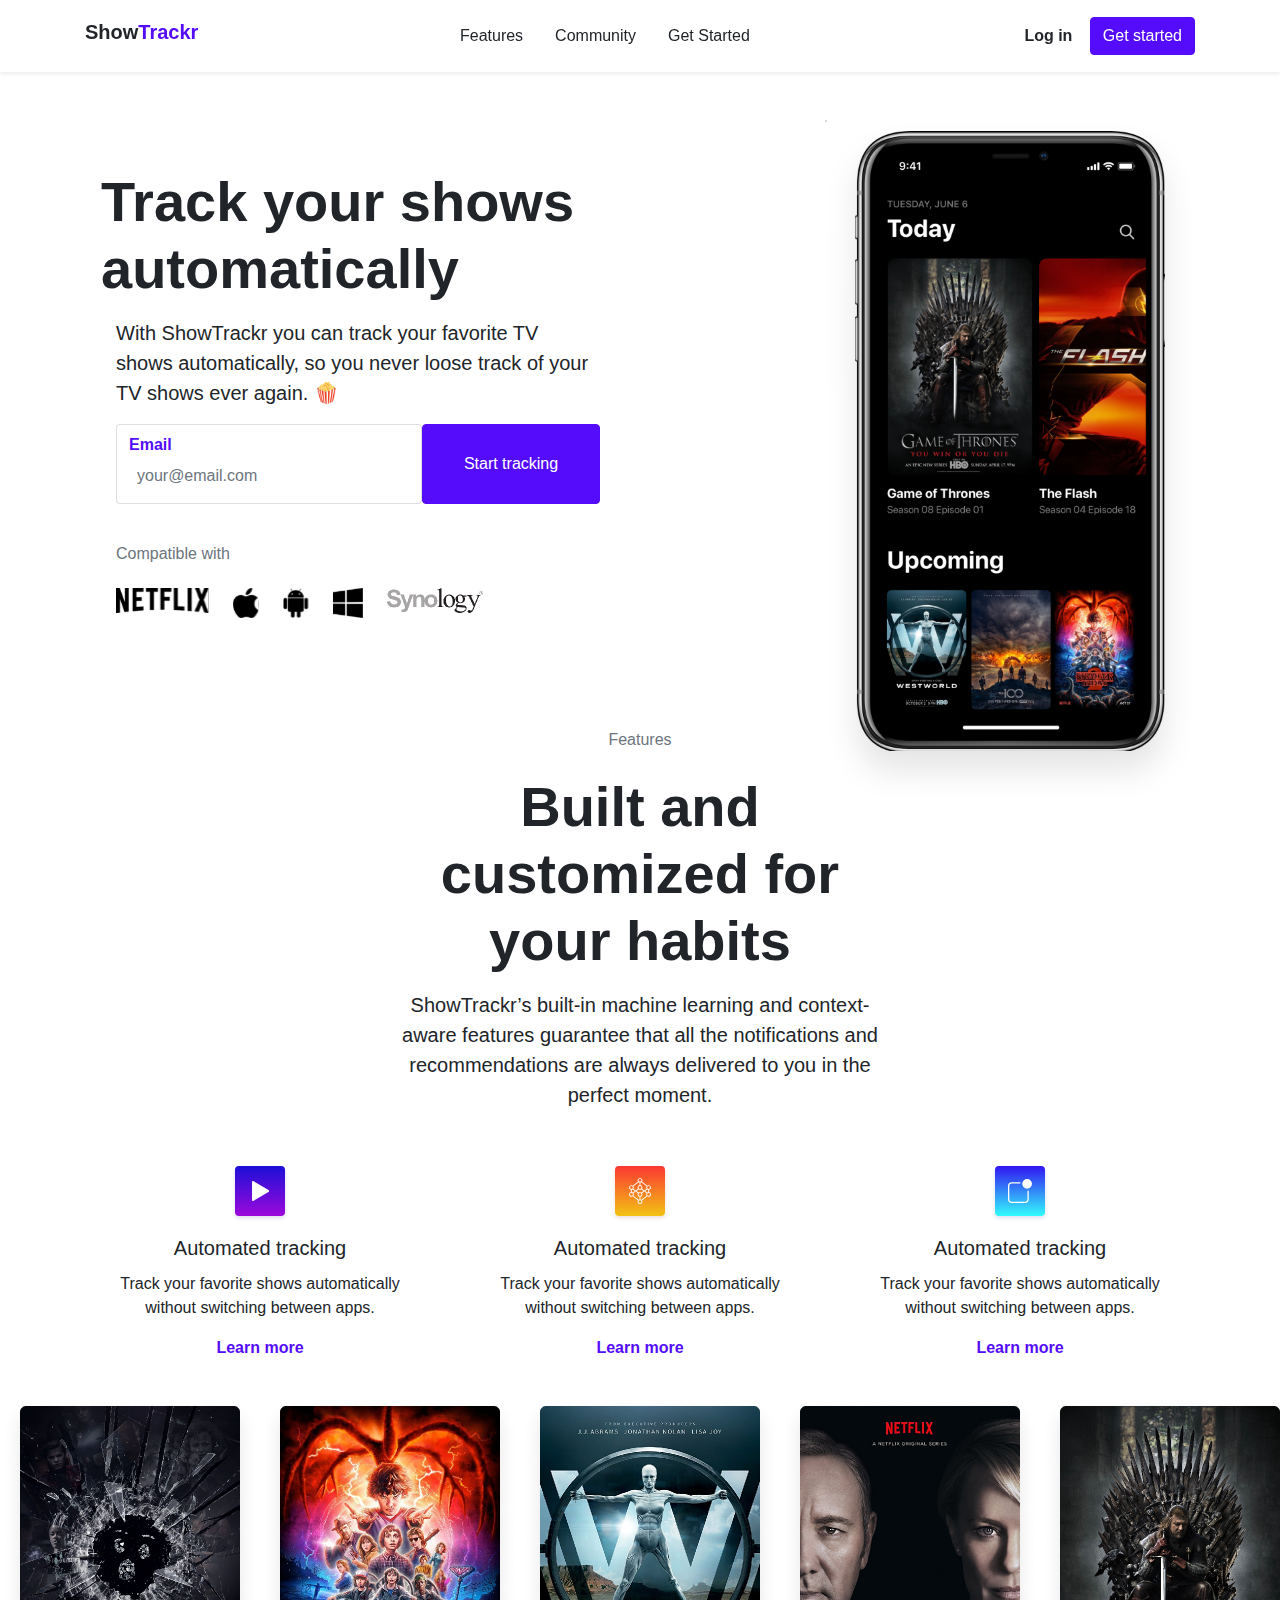
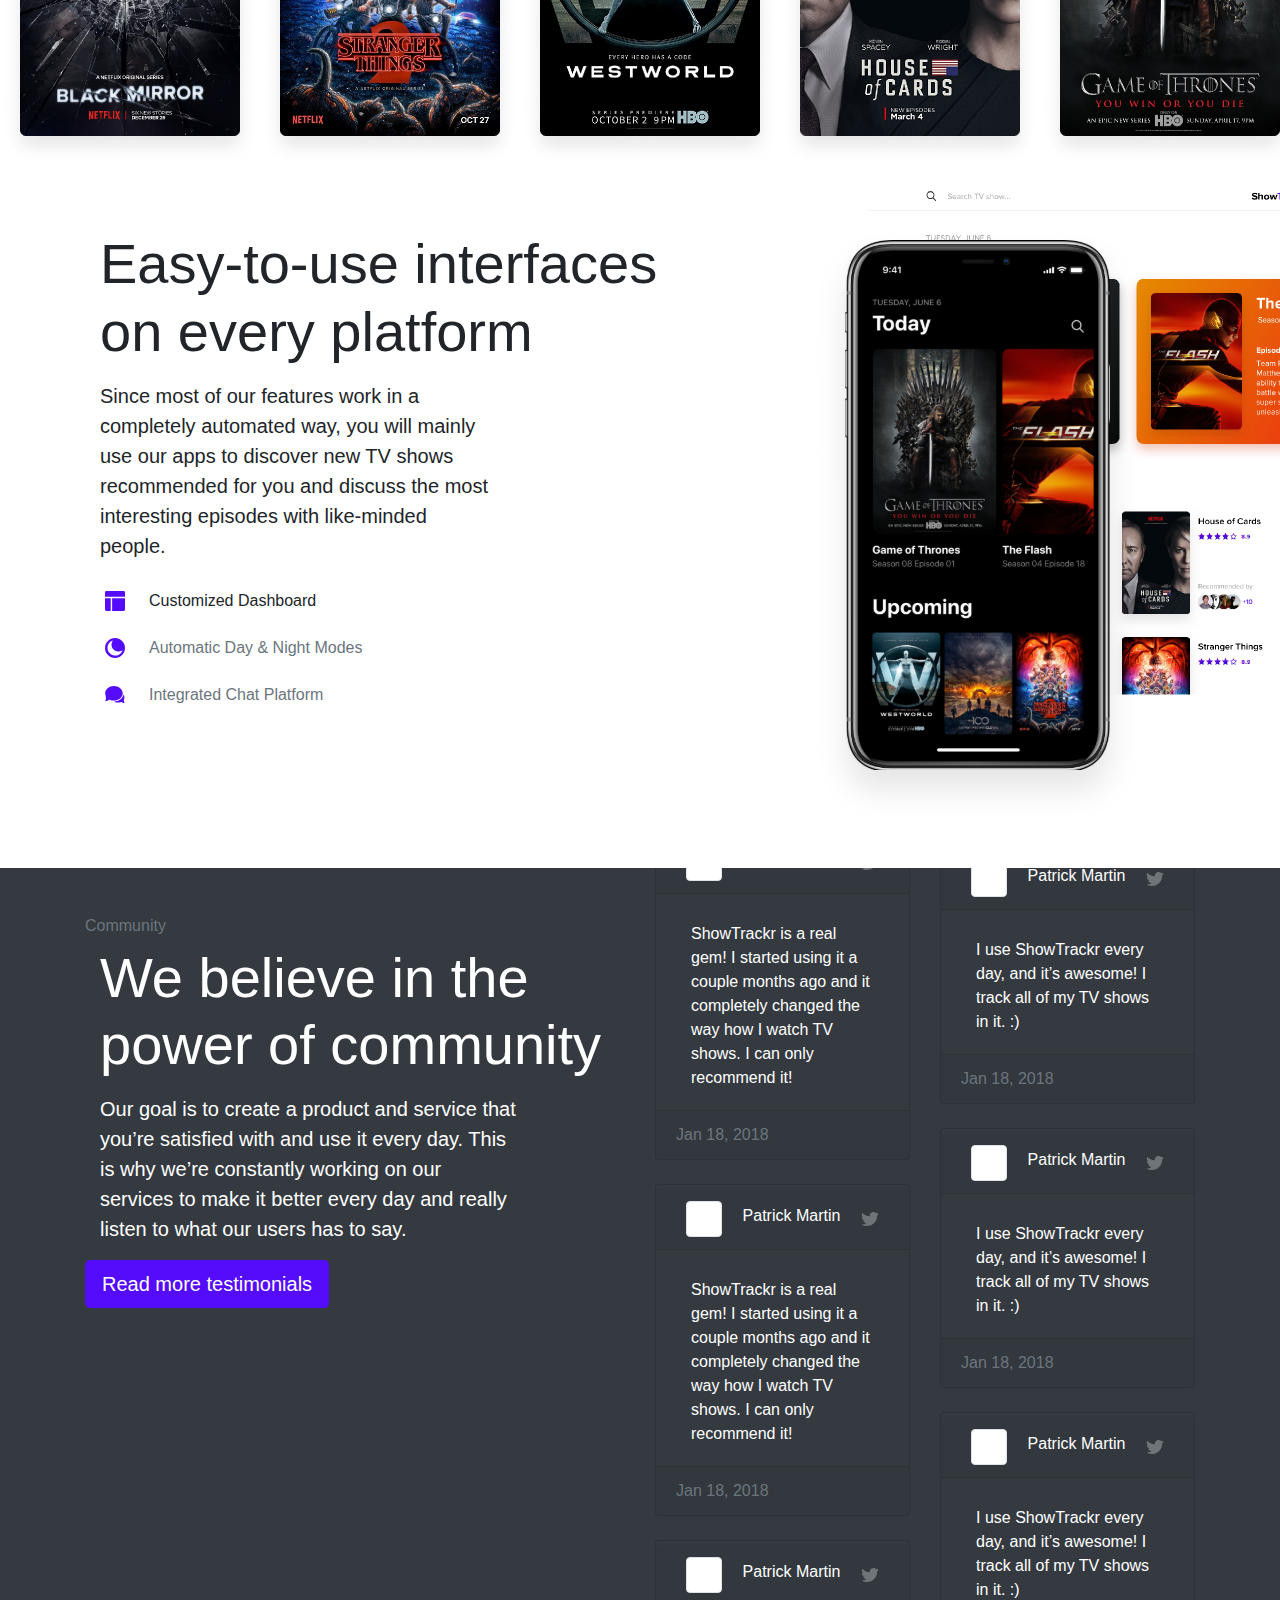
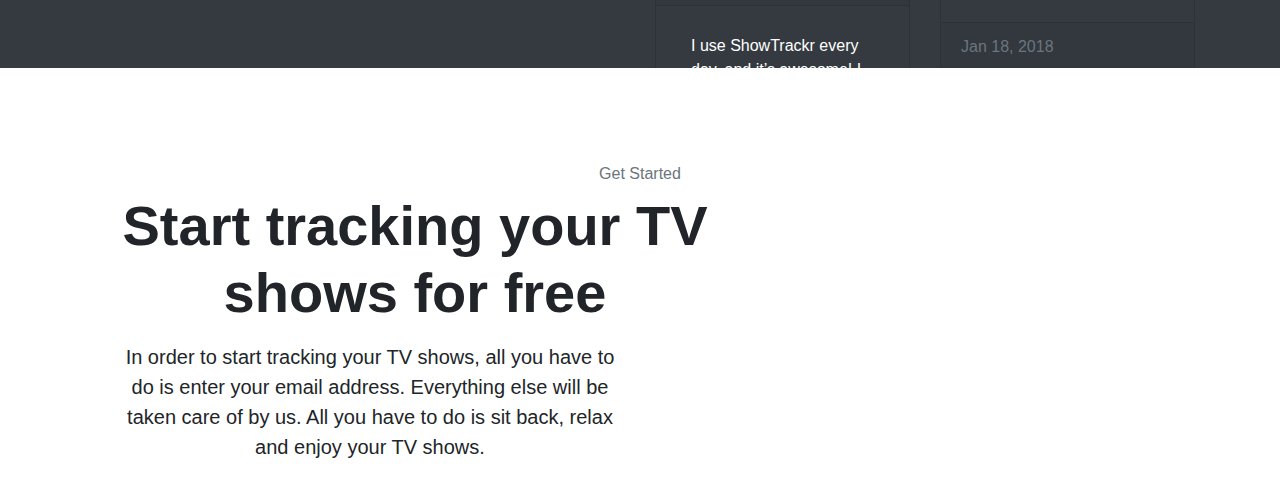
<file: index-2.html>
<!DOCTYPE html>
<html lang="en">
<head>
    <meta charset="UTF-8">
    <title>Title</title>
    <meta name="viewport" content="width=device-width, initial-scale=1.0">
    <link rel="stylesheet" href="https://stackpath.bootstrapcdn.com/bootstrap/4.3.1/css/bootstrap.min.css"
          integrity="sha384-ggOyR0iXCbMQv3Xipma34MD+dH/1fQ784/j6cY/iJTQUOhcWr7x9JvoRxT2MZw1T" crossorigin="anonymous">
    <link rel="stylesheet" href="css/output.css">
</head>
<body>
<header class="sticky-top py-1 flex-md-row fixed-top  shadow-sm p-3 bg-white ">
    <div class=" container d-flex flex-md-row p-9 justify-content-between align-items-center">
        <h5 class="font-weight-bold">
            Show<b class="text-primary">Trackr</b>
        </h5>
        <ul class="nav d-none d-md-flex d-lg-flex">
            <li class="nav-item">
                <a class="nav-link text-body" href="#">Features</a>
            </li>
            <li class="nav-item">
                <a class="nav-link text-body" href="#">Community</a>
            </li>
            <li class="nav-item">
                <a class="nav-link text-body" href="#">Get Started</a>
            </li>
        </ul>
        <div class="">
            <a href="#" class="btn font-weight-bold">Log in</a>
            <a href="#" class="btn btn-primary">Get started</a>
        </div>
    </div>
</header>

<div class="row container position-relative pt-5  m-auto ">
    <div class="col-lg-7 col-md-7 col-sm-12  pl-3 ">
        <h1 class="display-4 font-weight-bold pt-5 ">Track your shows automatically
        </h1>
        <p class="lead pt-2  col-10 ">With ShowTrackr you can track your favorite TV shows automatically,
            so you never loose track of your TV shows ever again. 🍿
        </p>
        <form action="" class="col-md-10 col-sm-12 d-flex justify-content-between flex-md-row">
            <div class="input-group justify-content-between flex-md-row">
                <label for="exampleInputEmail1" class=" flex-fill mb-0 flex-grow-1 card p-2">
                    <span class=" pl-1 px-1 text-primary font-weight-bold">Email</span>
                    <input type="email" class="form-control border-0" id="exampleInputEmail1"
                           aria-describedby="emailHelp" placeholder="your@email.com">
                </label>
                <button type="submit" class="btn btn-primary  mh-100 flex-grow-1" aria-describedby="emailHelp">
                    Start tracking
                </button>
            </div>
        </form>
        <div class="col-md-7 mt-4 box-shadow">
            <h6 class="pt-3  py-3 text-muted">Compatible with</h6>
            <ul class="list-group list-group-horizontal flex-fill  list-unstyled text-muted  mr-n1  ">
                <li class=" mr-4 ">
                    <img src="images/netflix.svg"  class=" " alt="">
                </li>
                <li class="mr-4">
                    <img src="images/apple.svg" alt="">
                </li>
                <li class="mr-4">
                    <img src="images/android.svg" alt="">
                </li>
                <li class="mr-4">
                    <img src="images/windows.svg" alt="">
                </li>
                <li class="mr-4">
                    <img src="images/synology.png" srcset="images/synology@2x.png 2x, images/synology@3x.png 3x">
                </li>
            </ul>
        </div>
    </div>
    <div class="col-lg-4 col-md-4 col-sm-12 sm-sm-n4 offset-1 position-relative">
        <div class="popover d-md-block d-none">
            <img src="images/iphone-x-mockup.svg" class="position-absolute z-index img-content input-group-append " alt="">
        </div>
    </div>
</div>
<div class=" container pt-5 pb-md-4 mx-auto text-center mt-5  col-lg-5 col-md-7 col-sm-12">
    <h6 class="  pt-3  py-3 text-muted">Features</h6>
    <h1 class=" display-4 font-weight-bold  ">
        Built and customized for your habits
    </h1>
    <p class="lead pt-2 ">ShowTrackr’s built-in machine learning and context-aware features guarantee that all the
        notifications and recommendations are always delivered to you in the perfect moment.
    </p>
</div>


<div class="container ">
    <div class="row ">
<div class="  col-md-4  p-3 ">
    <div class="card text-center  border-0 d-flex justify-content-center">
        <span class=" d-block m-auto img-thumbnail-pur rounded  d-flex justify-content-center">
            <img src="images/icon-features/triangle.svg" class="  card-img-center mr-a" alt="...">
        </span>
        <div class="card-body">
            <h5 class="card-title">Automated tracking</h5>
            <p class="card-text flex-fill ">
                Track your favorite shows automatically without switching between apps.
            </p>
            <a href="#" class=" font-weight-bold isabled color-$purple:#540cfa !default;">
                Learn more
            </a>
        </div>
    </div>
</div>

<div class=" col-md-4 p-3 ">
    <div class="card text-center  border-0  justify-content-center">
        <span class=" m-auto img-thumbnail-orange rounded  d-flex justify-content-center">
            <img src="images/icon-features/machine-learning.svg" class="  mr-a" alt="...">
        </span>
        <div class="card-body">
            <h5 class="card-title">Automated tracking</h5>
            <p class="card-text flex-fill ">
                Track your favorite shows automatically without switching between apps.
            </p>
            <a href="#" class=" font-weight-bold isabled color-$purple:#540cfa !default;">
                Learn more
            </a>
        </div>
    </div>
</div>
<div class="col-md-4  p-3 ">
    <div class="card text-center  border-0 d-flex justify-content-center">
        <span class=" m-auto img-thumbnail-blu rounded  d-flex justify-content-center">
            <img src="images/icon-features/smart-notifications.svg" class="  mr-a" alt="...">
        </span>
        <div class="card-body">
            <h5 class="card-title">Automated tracking</h5>
            <p class="card-text flex-fill ">
                Track your favorite shows automatically without switching between apps.
            </p>
            <a href="#" class=" font-weight-bold disabled color-$purple:#540cfa !default;">
                Learn more
            </a>
        </div>
    </div>
</div>
    </div>
</div>
<!--film-list-->
<div class="container-fluid overflow-hidden">
    <div class="row " >
        <ul class="list-group-horizontal{sm|md|lg|xl} d-flex pl-0 px-0">
            <li class="list-group-item border-0 p-0  col-md">
                <a class="" href="#">
                    <img class="mg-fluid" src="images/films-thumbnails/black-mirror.png"
                         srcset="images/films-thumbnails/black-mirror@2x.png 2x, images/films-thumbnails/black-mirror@3x.png 3x"
                         alt="">
                </a>
            </li>
            <li class="list-group-item border-0 p-0">
                <a class="list-group-horizontal-sm" href="#">
                    <img class="" src="images/films-thumbnails/stranger-things.png"
                         srcset="images/films-thumbnails/stranger-things@2x.png 2x, images/films-thumbnails/stranger-things@3x.png 3x"
                         alt="">
                </a>
            </li>
            <li class="list-group-item border-0 p-0">
                <a class="" href="#">
                    <img class="" src="images/films-thumbnails/westworld.png"
                         srcset="images/films-thumbnails/westworld@2x.png 2x, images/films-thumbnails/westworld@3x.png 3x"
                         alt="">
                </a>
            </li>
            <li class=" list-group-item border-0 p-0">
                <a class="" href="#">
                    <img class="" src="images/films-thumbnails/house-of-cards.png"
                         srcset="images/films-thumbnails/house-of-cards@2x.png 2x, images/films-thumbnails/house-of-cards@3x.png 3x"
                         alt="">
                </a>
            </li>
            <li class=" list-group-item border-0 p-0">
                <a class="" href="#">
                    <img class="" src="images/films-thumbnails/game-thrones.png"
                         srcset="images/films-thumbnails/game-thrones@2x.png 2x, images/films-thumbnails/game-thrones@3x.png 3x"
                         alt="">
                </a>
            </li>
            <li class=" list-group-item border-0 p-0">
                <a class="films-list__link" href="#">
                    <img class="" src="images/films-thumbnails/flash.png"
                         srcset="images/films-thumbnails/flash@2x.png 2x, images/films-thumbnails/flash@3x.png 3x"
                         alt="">
                </a>
            </li>
            <li class="list-group-item border-0 p-0">
                <a class="" href="#">
                    <img class="" src="images/films-thumbnails/murder.png"
                         srcset="images/films-thumbnails/murder@2x.png 2x, images/films-thumbnails/murder@3x.png 3x"
                         alt="">
                </a>
            </li>
        </ul>
    </div>
</div>
<!--film-list end-->

    <!--interfaces-platform-->
    <div class="container-fluid position-relative ">
        <div class="container ">
        <div class="row justify-content-md-between">
            <div class=" col-lg-8 col-sm-12 pt-xl-5 py-xl-5"  >
                <h4 class="display-4 col-lg-10 font-weght ">Easy-to-use interfaces on every platform</h4>
                <p class="lead pt-2 col-lg-7 col-md-7 col-sm-10">Since most of our features work in a completely automated way, you will mainly use our apps to discover new TV shows recommended for you and discuss the most interesting
                    episodes with like-minded people.</p>
                <ul class="list-group ">
                    <li class="list-group-item border-0 d-flex justify-content-start align-items-center">
                        <img class="pr-4" src="images/interfaces-icon/dashboard.svg"
                             alt="Customized Dashboard">
                        <span class="">Customized Dashboard</span>
                    </li>
                    <li class="list-group-item  border-0 d-flex justify-content-start align-items-center">
                        <img class="pr-4" src="images/interfaces-icon/night-modes.svg"
                             alt="Automatic Day & Night Modes">
                        <span class="text-muted">Automatic Day & Night Modes</span>
                    </li>
                    <li class="list-group-item border-0 d-flex justify-content-start align-items-center">
                        <img class="pr-4" src="images/interfaces-icon/chat.svg" alt="Integrated Chat Platform">
                        <span class="text-muted ">Integrated Chat Platform</span>
                    </li>
                </ul>
            </div>

            <div class="col-lg-4 col-sm-12  container-mockup ">
                <figure class="img-iphone mt-xl-5 my-xl-5   mr-sm-0">
                    <img class="img-fluid   "   src="images/iphone-x-mockup-small.svg"
                         alt="iphone-x-mockup">
                </figure>
                    <img src="images/web-app-mockup.png" alt="" class="img d-md-block  d-none bg-web-app-mockup">
            </div>
        </div>
    </div>
    </div>
    <!--interfaces-platform end-->

    <!--community-->
<div class="container-fluid style= bg-dark $black overflow-hidden">
    <div class="container overflow-hidden" style="height: 800px">
        <div class="row  justify-content-md-between flex-sm-row">
            <div class="col-lg-6 col-sm-12 flex-fill pt-xl-5 py-xl-5">
                <h6 class=" text-muted text-lg-left  ">Community</h6>
                <h4 class=" text-white col-lg-12 font-weght display-4">We believe in the power of community
                </h4>
                <p class="lead text-white pt-2 col-lg-10 col-md-7 col-sm-12">Our goal is to create a product and service that you’re satisfied with and use it every day.
                    This is why we’re constantly working on our services to make it better every day and really listen to
                    what our users has to say.
                </p>
                <button class="btn btn-lg btn-primary">Read more testimonials</button>
            </div>
            <div class="col-lg-6 col-md-12 overflow-auto mt-xl-n5 mt-xl-n5">
                <div class="row" >
                    <div class="col-lg-6 col-sm-12  overflow-auto mt-xl-n3 mt-xl-n3">
                        <div class="card  box-shadow bg-dark mt-xl-4 my-xl-4 rounded">
                            <div class="card-header mt-1 d-flex align-items-center justify-content-around">
                                <span class="d-inline-block img-thumbnail  rounded"></span>
                                <h6 class=" text-white d-inline-block  text-lg-left">Patrick Martin</h6>
                                <img class="rounded img-fluid" src="images/socials-icon/twit-icon.svg" alt="">
                            </div>
                            <div class="card-body">
                                <p class="card-text  text-white pt-2 col-lg-12  col-sm-12">ShowTrackr is a real gem! I started using it a couple months ago and it completely changed the way
                                    how I watch TV shows. I can only recommend it! </p>
                            </div>
                            <div class="card-footer text-muted">
                                <time class=""> Jan 18, 2018</time>
                            </div>
                        </div>
                        <div class="card  box-shadow bg-dark  mt-xl-4 my-xl-4 rounded">
                            <div class="card-header mt-1 d-flex align-items-center justify-content-around">
                                <span class="d-inline-block img-thumbnail  rounded"></span>
                                <h6 class=" text-white d-inline-block  text-lg-left">Patrick Martin</h6>
                                <img class="rounded img-fluid" src="images/socials-icon/twit-icon.svg" alt="">
                            </div>
                            <div class="card-body">
                                <p class="card-text  text-white pt-2 col-lg-12  col-sm-12">ShowTrackr is a real gem! I started using it a couple months ago and it completely changed the way
                                    how I watch TV shows. I can only recommend it! </p>
                            </div>
                            <div class="card-footer text-muted">
                                <time class=""> Jan 18, 2018</time>
                            </div>
                        </div>
                        <div class="card  box-shadow bg-dark mt-xl-4 my-xl-4 rounded">
                            <div class="card-header mt-1 d-flex align-items-center justify-content-around">
                                <span class="d-inline-block img-thumbnail  rounded"></span>
                                <h6 class=" text-white d-inline-block  text-lg-left">Patrick Martin</h6>
                                <img class="rounded img-fluid" src="images/socials-icon/twit-icon.svg" alt="">
                            </div>
                            <div class="card-body">
                                <p class="card-text  text-white pt-2 col-lg-12  col-sm-12">I use ShowTrackr every day, and it’s awesome!
                                    I track all of my TV shows in it. :) </p>
                            </div>
                            <div class="card-footer text-muted">
                                <time class=""> Jan 18, 2018</time>
                            </div>
                        </div>
                    </div>

                    <div class="col-lg-6 col-sm-12">
                        <div class="card  box-shadow bg-dark mt-xl-4 my-xl-4 rounded">
                            <div class="card-header mt-1 d-flex align-items-center justify-content-around">
                                <span class="d-inline-block img-thumbnail  rounded"></span>
                                <h6 class=" text-white d-inline-block  text-lg-left">Patrick Martin</h6>
                                <img class="rounded img-fluid" src="images/socials-icon/twit-icon.svg" alt="">
                            </div>
                            <div class="card-body">
                                <p class="card-text  text-white pt-2 col-lg-12  col-sm-12">I use ShowTrackr every day, and it’s awesome! I track all of my TV shows in it. :) </p>
                            </div>
                            <div class="card-footer text-muted">
                                <time class=""> Jan 18, 2018</time>
                            </div>
                        </div>
                        <div class="card  box-shadow bg-dark mt-xl-4 my-xl-4 rounded">
                            <div class="card-header mt-1 d-flex align-items-center justify-content-around">
                                <span class="d-inline-block img-thumbnail  rounded"></span>
                                <h6 class=" text-white d-inline-block  text-lg-left">Patrick Martin</h6>
                                <img class="rounded img-fluid" src="images/socials-icon/twit-icon.svg" alt="">
                            </div>
                            <div class="card-body">
                                <p class="card-text  text-white pt-2 col-lg-12  col-sm-12">I use ShowTrackr every day, and it’s awesome! I track all of my TV shows in it. :) </p>
                            </div>
                            <div class="card-footer text-muted">
                                <time class=""> Jan 18, 2018</time>
                            </div>
                        </div>
                        <div class="card  box-shadow bg-dark mt-xl-4 my-xl-4 rounded">
                            <div class="card-header mt-1 d-flex align-items-center justify-content-around">
                                <span class="d-inline-block img-thumbnail  rounded"></span>
                                <h6 class=" text-white d-inline-block  text-lg-left">Patrick Martin</h6>
                                <img class="rounded img-fluid" src="images/socials-icon/twit-icon.svg" alt="">
                            </div>
                            <div class="card-body">
                                <p class="card-text  text-white pt-2 col-lg-12  col-sm-12">I use ShowTrackr every day, and it’s awesome!
                                    I track all of my TV shows in it. :) </p>
                            </div>
                            <div class="card-footer text-muted">
                                <time class=""> Jan 18, 2018</time>
                            </div>
                        </div>
                        <div class="card  box-shadow bg-dark  mt-xl-4 my-xl-4 rounded">
                            <div class="card-header mt-1 d-flex align-items-center justify-content-around">
                                <span class="d-inline-block img-thumbnail  rounded"></span>
                                <h6 class=" text-white d-inline-block  text-lg-left">Patrick Martin</h6>
                                <img class="rounded img-fluid" src="images/socials-icon/twit-icon.svg" alt="">
                            </div>
                            <div class="card-body">
                                <p class="card-text  text-white pt-2 col-lg-12  col-sm-12">ShowTrackr is a real gem! I started using it a couple months ago and it completely changed the way
                                    how I watch TV shows. I can only recommend it! </p>
                            </div>
                            <div class="card-footer text-muted">
                                <time class=""> Jan 18, 2018</time>
                            </div>
                        </div>
                    </div>

                </div>

            </div>
        </div>
    </div>
</div>
    <!--communiti end-->

    <!--star-trecking-->
<div class="container">
        <div class="container col-lg-12 pt-5 pb-md-4  text-center mt-5  col-md-7 col-sm-12 flex-column  align-items-center">
        <h6 class=" text-muted ">Get Started</h6>
        <h4 class="col-lg-7 font-weight-bold display-4">Start tracking your TV shows for free</h4>
        <p class="lead pt-2 col-lg-6 text-center">In order to start tracking your TV shows, all you have to do is enter your email address. Everything else will be taken care of by us. All you have to do
            is sit back, relax and enjoy your TV shows.</p>
    </div>
</div>



<!-- Optional JavaScript -->
<!--<script src="https://code.jquery.com/jquery-3.3.1.slim.min.js" integrity="sha384-q8i/X+965DzO0rT7abK41JStQIAqVgRVzpbzo5smXKp4YfRvH+8abtTE1Pi6jizo" crossorigin="anonymous"></script>-->
<!--<script src="https://cdnjs.cloudflare.com/ajax/libs/popper.js/1.14.7/umd/popper.min.js" integrity="sha384-UO2eT0CpHqdSJQ6hJty5KVphtPhzWj9WO1clHTMGa3JDZwrnQq4sF86dIHNDz0W1" crossorigin="anonymous"></script>-->
<!--<script src="https://stackpath.bootstrapcdn.com/bootstrap/4.3.1/js/bootstrap.min.js" integrity="sha384-JjSmVgyd0p3pXB1rRibZUAYoIIy6OrQ6VrjIEaFf/nJGzIxFDsf4x0xIM+B07jRM" crossorigin="anonymous"></script>-->
</body>
</html>
</file>
